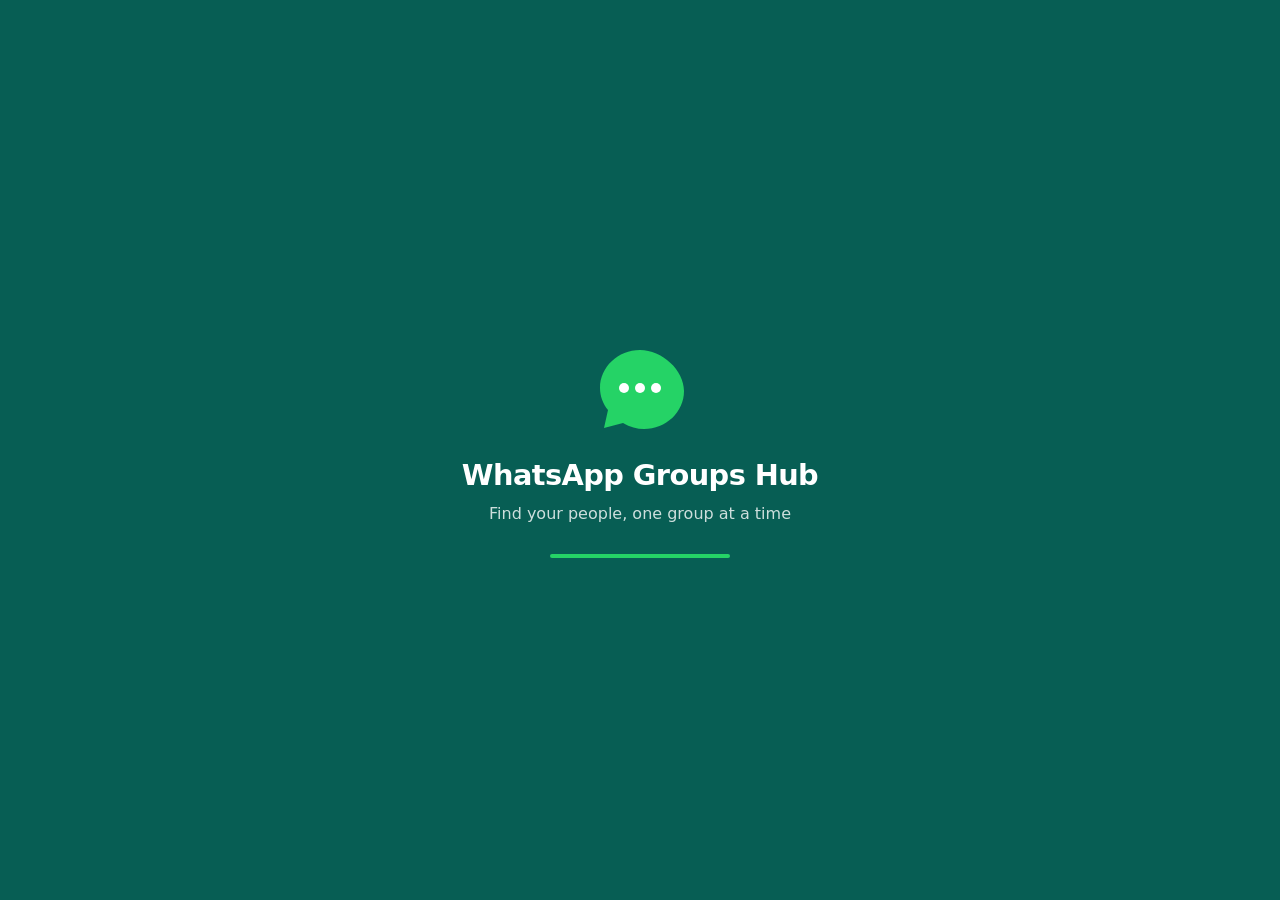
<file: index.html>
<!DOCTYPE html>
<html lang="en">
<head>
<meta charset="utf-8">
<meta name="viewport" content="width=device-width, initial-scale=1">
<title>WhatsApp Groups Hub</title>
<meta name="theme-color" content="#075e54">
<meta name="description" content="Find and share WhatsApp groups by topic.">
<link rel="stylesheet" href="style.css">
</head>
<body>
<div id="splash" role="status" aria-label="Loading WhatsApp Groups Hub">
  <svg class="logo" viewBox="0 0 96 96" aria-hidden="true"><path d="M48 8C26 8 8 25 8 46c0 8 3 16 8 22l-4 18 19-5c7 4 14 6 21 6 22 0 40-17 40-38S70 8 48 8z" fill="#25d366"/><circle cx="32" cy="46" r="5" fill="#fff"/><circle cx="48" cy="46" r="5" fill="#fff"/><circle cx="64" cy="46" r="5" fill="#fff"/></svg>
  <h1>WhatsApp Groups Hub</h1>
  <p>Find your people, one group at a time</p>
  <div class="bar"><i></i></div>
</div>

<header class="top">
  <a class="brand" href="#home">WhatsApp Groups Hub</a>
  <button id="burger" aria-expanded="false" aria-controls="nav" aria-label="Open menu">&#9776;</button>
  <nav id="nav" aria-label="Main">
    <a href="#home">Home</a>
    <a href="#search">Search Groups</a>
    <a href="#add">Add Group</a>
    <a href="#profile">Profile</a>
    <a href="privacy.html">Privacy Policy</a>
    <a href="#about">About</a>
    <a href="#contact">Contact / Report Group</a>
  </nav>
</header>

<main>
  <section data-view="home">
    <div class="search"><input id="q" type="search" placeholder="Search by name, category or topic" aria-label="Search groups" autocomplete="off"></div>
    <div id="chips" class="chips" aria-label="Categories"></div>
    <p id="count" class="muted" aria-live="polite"></p>
    <div id="state"></div>
    <div id="grid" class="grid"></div>
    <button id="more" class="btn ghost" type="button" hidden>Show more groups</button>
  </section>

  <section data-view="add" hidden>
    <h2>Add your group</h2>
    <p id="addNote" class="muted">New groups are reviewed before they appear. Only approved groups are public.</p>
    <form id="addForm" novalidate>
      <label>Your name<input name="submitterName" readonly placeholder="Set on the Profile page"></label>
      <label>Username<input name="submitterUsername" readonly placeholder="Set on the Profile page"></label>
      <label>Group name<input name="name" required maxlength="80"></label>
      <label>Category<select name="category" required></select></label>
      <label>Group description<textarea name="description" required maxlength="500" rows="3"></textarea></label>
      <label>WhatsApp invite link<input name="inviteLink" required type="url" placeholder="https://chat.whatsapp.com/..."></label>
      <label class="check"><input type="checkbox" name="admin" required> I am an admin of this WhatsApp group and I am authorized to share its invite link.</label>
      <button class="btn" id="addBtn" type="submit">Submit group</button>
      <p id="addMsg" class="msg" role="alert"></p>
    </form>
  </section>

  <section data-view="profile" hidden>
    <h2>Your profile</h2>
    <p class="muted">No password needed. Your profile is tied to this browser.</p>
    <form id="profForm" novalidate>
      <label>Name<input name="name" required maxlength="60"></label>
      <label>Username<input name="username" required pattern="[A-Za-z0-9_]{3,24}" maxlength="24"></label>
      <button class="btn" type="submit">Save profile</button>
      <p id="profMsg" class="msg" role="alert"></p>
    </form>
  </section>

  <section data-view="about" hidden>
    <h2>About</h2>
    <p>WhatsApp Groups Hub is a directory of WhatsApp groups shared by their admins. Every group is reviewed before it is listed.</p>
    <p>Opening an invite link takes you to WhatsApp, where you decide whether to join. This site is independent and is not affiliated with or endorsed by WhatsApp or Meta.</p>
  </section>

  <section data-view="contact" hidden>
    <h2>Contact / Report group</h2>
    <p class="muted">Report a group that is spam, unsafe, broken or not friendly. We review every report.</p>
    <form id="repForm" novalidate>
      <label>Group<select name="groupId" required></select></label>
      <label>What is wrong?<textarea name="reason" required minlength="10" maxlength="300" rows="4"></textarea></label>
      <button class="btn" type="submit">Send report</button>
      <p id="repMsg" class="msg" role="alert"></p>
    </form>
  </section>
</main>

<footer>&copy; WhatsApp Groups Hub &middot; <a href="privacy.html">Privacy Policy</a></footer>

<dialog id="joinDlg" aria-labelledby="joinTitle">
  <h3 id="joinTitle"></h3>
  <p>You will be taken to WhatsApp. We record that you opened this group's invite link.</p>
  <p id="joinMsg" class="msg" role="alert"></p>
  <div class="row"><button class="btn ghost" id="joinNo">Cancel</button><button class="btn" id="joinYes">Join</button></div>
</dialog>

<dialog id="welcomeDlg" aria-labelledby="wTitle">
  <h3 id="wTitle">Welcome! Pick a name</h3>
  <p class="muted">Tell us who you are. No password or email needed.</p>
  <form id="welcomeForm" novalidate>
    <label>Name<input name="name" required maxlength="60"></label>
    <label>Username<input name="username" required pattern="[A-Za-z0-9_]{3,24}" maxlength="24"></label>
    <p id="welMsg" class="msg" role="alert"></p>
    <div class="row"><button class="btn ghost" type="button" id="welLater">Not now</button><button class="btn" type="submit">Continue</button></div>
  </form>
</dialog>
<script src="script.js"></script>
</body>
</html>
</file>
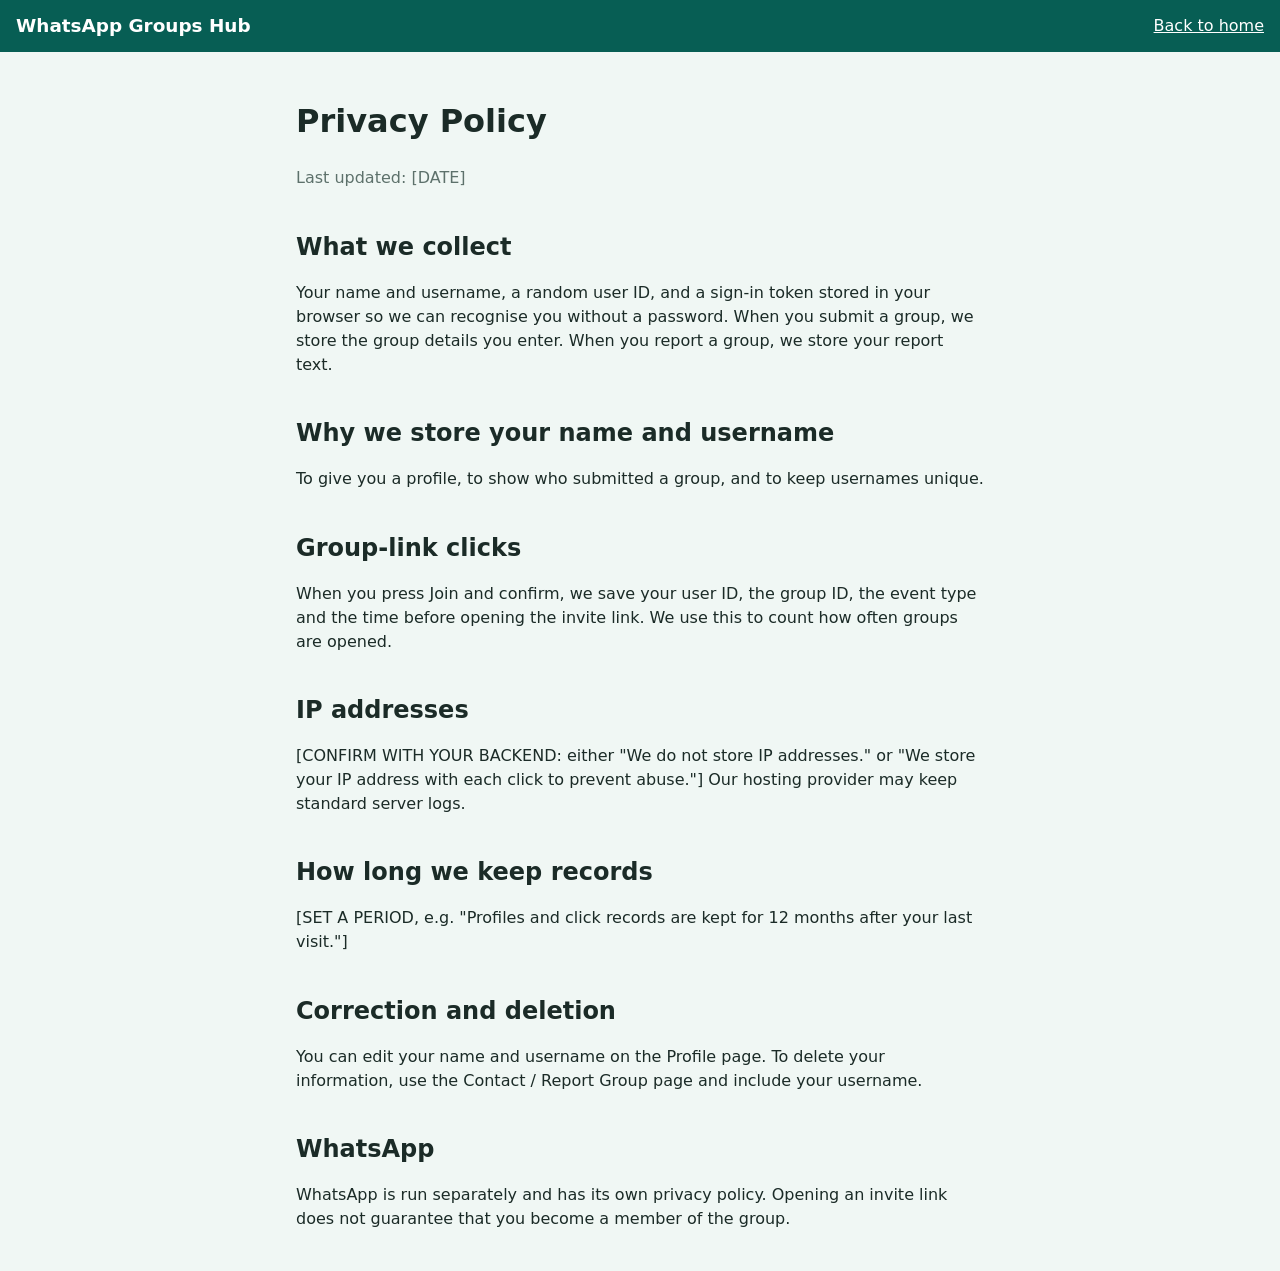
<file: privacy.html>
<!DOCTYPE html>
<html lang="en">
<head>
<meta charset="utf-8">
<meta name="viewport" content="width=device-width, initial-scale=1">
<title>Privacy Policy - WhatsApp Groups Hub</title>
<link rel="stylesheet" href="style.css">
</head>
<body>
<header class="top"><a class="brand" href="index.html">WhatsApp Groups Hub</a><a style="color:#fff" href="index.html">Back to home</a></header>
<main class="doc">
<h1>Privacy Policy</h1>
<p class="muted">Last updated: [DATE]</p>
<h2>What we collect</h2>
<p>Your name and username, a random user ID, and a sign-in token stored in your browser so we can recognise you without a password. When you submit a group, we store the group details you enter. When you report a group, we store your report text.</p>
<h2>Why we store your name and username</h2>
<p>To give you a profile, to show who submitted a group, and to keep usernames unique.</p>
<h2>Group-link clicks</h2>
<p>When you press Join and confirm, we save your user ID, the group ID, the event type and the time before opening the invite link. We use this to count how often groups are opened.</p>
<h2>IP addresses</h2>
<p>[CONFIRM WITH YOUR BACKEND: either "We do not store IP addresses." or "We store your IP address with each click to prevent abuse."] Our hosting provider may keep standard server logs.</p>
<h2>How long we keep records</h2>
<p>[SET A PERIOD, e.g. "Profiles and click records are kept for 12 months after your last visit."]</p>
<h2>Correction and deletion</h2>
<p>You can edit your name and username on the Profile page. To delete your information, use the Contact / Report Group page and include your username.</p>
<h2>WhatsApp</h2>
<p>WhatsApp is run separately and has its own privacy policy. Opening an invite link does not guarantee that you become a member of the group.</p>
</main>
</body>
</html>
</file>
<file: style.css>
:root{--dk:#075e54;--md:#128c7e;--gr:#25d366;--bg:#f0f7f4;--tx:#1b2b27;--mu:#5d716b;--line:#d6e5df;--err:#b3261e;--r:16px}
*{box-sizing:border-box}
html{scroll-padding-top:70px}
body{margin:0;font:16px/1.5 system-ui,-apple-system,"Segoe UI",Roboto,sans-serif;color:var(--tx);background:var(--bg);min-height:100vh;display:flex;flex-direction:column}
a{color:var(--md)}
:focus-visible{outline:3px solid var(--gr);outline-offset:2px}
[hidden]{display:none!important}
#splash{position:fixed;inset:0;z-index:99;background:var(--dk);color:#fff;display:flex;flex-direction:column;align-items:center;justify-content:center;text-align:center;padding:24px;transition:opacity .4s}
#splash.hide{opacity:0;pointer-events:none}
#splash h1{margin:16px 0 4px;font-size:1.8rem;letter-spacing:-.02em}
#splash p{margin:0 0 28px;opacity:.8}
.logo{width:96px;height:96px;animation:pop .7s cubic-bezier(.3,1.6,.5,1) both}
.logo circle{animation:dot 1s ease-in-out infinite;transform-origin:center;transform-box:fill-box}
.logo circle:nth-of-type(2){animation-delay:.15s}.logo circle:nth-of-type(3){animation-delay:.3s}
.bar{width:180px;height:4px;background:#ffffff33;border-radius:4px;overflow:hidden}
.bar i{display:block;height:100%;background:var(--gr);animation:fill 3s linear forwards}
@keyframes pop{from{transform:scale(.3);opacity:0}}
@keyframes dot{50%{transform:translateY(-4px)}}
@keyframes fill{from{width:0}to{width:100%}}
.top{position:sticky;top:0;z-index:10;background:var(--dk);color:#fff;display:flex;align-items:center;justify-content:space-between;flex-wrap:wrap;padding:12px 16px}
.brand{color:#fff;text-decoration:none;font-weight:700;font-size:1.15rem}
#burger{background:none;border:0;color:#fff;font-size:1.6rem;cursor:pointer;padding:4px 8px}
#nav{display:none;flex-direction:column;width:100%;padding-top:8px}
#nav.open{display:flex}
#nav a{color:#fff;text-decoration:none;padding:10px 4px;border-radius:8px}
#nav a:hover,#nav a.on{background:#ffffff22}
main{flex:1;width:100%;max-width:1000px;margin:0 auto;padding:20px 16px 40px}
h2{margin:.2em 0 .4em;font-size:1.5rem}
.muted{color:var(--mu)}
.search input{width:100%;padding:14px 18px;border-radius:999px;border:2px solid var(--line);font-size:1rem;background:#fff}
.search input:focus{border-color:var(--md);outline:none;box-shadow:0 0 0 4px #25d36633}
.grid{display:grid;gap:14px;grid-template-columns:1fr}
.card{background:#fff;border:1px solid var(--line);border-radius:var(--r);padding:16px;display:flex;gap:14px;box-shadow:0 2px 8px #075e540d;cursor:pointer;transition:transform .15s,box-shadow .15s}
.card:hover{transform:translateY(-2px);box-shadow:0 6px 16px #075e5422}
.ic{flex:none;width:48px;height:48px;border-radius:50%;display:grid;place-items:center;color:#fff;font-weight:700;font-size:1.2rem}
.cb{flex:1;min-width:0}
.cb h3{margin:0;font-size:1.05rem}
.tag{display:inline-block;font-size:.8rem;background:#e2f5ea;color:var(--dk);padding:2px 10px;border-radius:999px;margin:4px 0}
.cb p{margin:4px 0 10px;color:var(--mu);font-size:.92rem}
.btn{background:var(--md);color:#fff;border:0;border-radius:999px;padding:10px 22px;font:600 1rem inherit;cursor:pointer;min-height:44px}
.btn:hover{background:var(--dk)}
.btn:disabled{opacity:.5;cursor:not-allowed}
.btn.ghost{background:#fff;color:var(--dk);border:2px solid var(--line)}
form{display:grid;gap:14px;max-width:520px}
label{display:grid;gap:4px;font-weight:600;font-size:.95rem}
input,select,textarea{font:inherit;padding:11px 14px;border:2px solid var(--line);border-radius:12px;background:#fff;width:100%}
input:focus,select:focus,textarea:focus{border-color:var(--md);outline:none}
.check{display:flex;gap:10px;align-items:flex-start;font-weight:400}
.check input{width:22px;height:22px;flex:none;margin-top:2px}
.msg{margin:0;min-height:1.4em;font-size:.95rem}.msg.ok{color:var(--dk)}.msg.bad{color:var(--err)}
.note{background:#fff;border:1px dashed var(--line);border-radius:var(--r);padding:28px 16px;text-align:center;color:var(--mu)}
.spin{width:32px;height:32px;border:4px solid var(--line);border-top-color:var(--md);border-radius:50%;margin:30px auto;animation:sp .8s linear infinite}
@keyframes sp{to{transform:rotate(360deg)}}
dialog{border:0;border-radius:20px;padding:24px;max-width:420px;width:calc(100% - 32px);box-shadow:0 20px 50px #0004}
dialog::backdrop{background:#0b2b2699}
dialog h3{margin-top:0}
.row{display:flex;gap:10px;justify-content:flex-end;margin-top:12px}
footer{text-align:center;padding:20px;color:var(--mu);font-size:.9rem}
.doc{max-width:720px;margin:0 auto;padding:24px 16px}.doc h2{margin-top:1.6em}
@media(min-width:760px){
 #burger{display:none}
 #nav{display:flex!important;flex-direction:row;width:auto;padding:0;gap:2px;flex-wrap:wrap}
 #nav a{padding:8px 12px;font-size:.92rem}
 .grid{grid-template-columns:repeat(2,1fr)}
}
@media(min-width:1000px){.grid{grid-template-columns:repeat(3,1fr)}}
@media(prefers-reduced-motion:reduce){*{animation-duration:.01s!important;transition:none!important}}
.chips{display:flex;gap:8px;overflow-x:auto;padding:12px 0 4px;scrollbar-width:thin}
.chip{flex:none;border:2px solid var(--line);background:#fff;color:var(--dk);border-radius:999px;padding:6px 16px;font:600 .9rem inherit;cursor:pointer;min-height:40px}
.chip.on{background:var(--dk);border-color:var(--dk);color:#fff}
#more{margin:20px auto 0;display:block}
input[readonly]{background:#eef4f1;color:var(--mu)}
</file>
